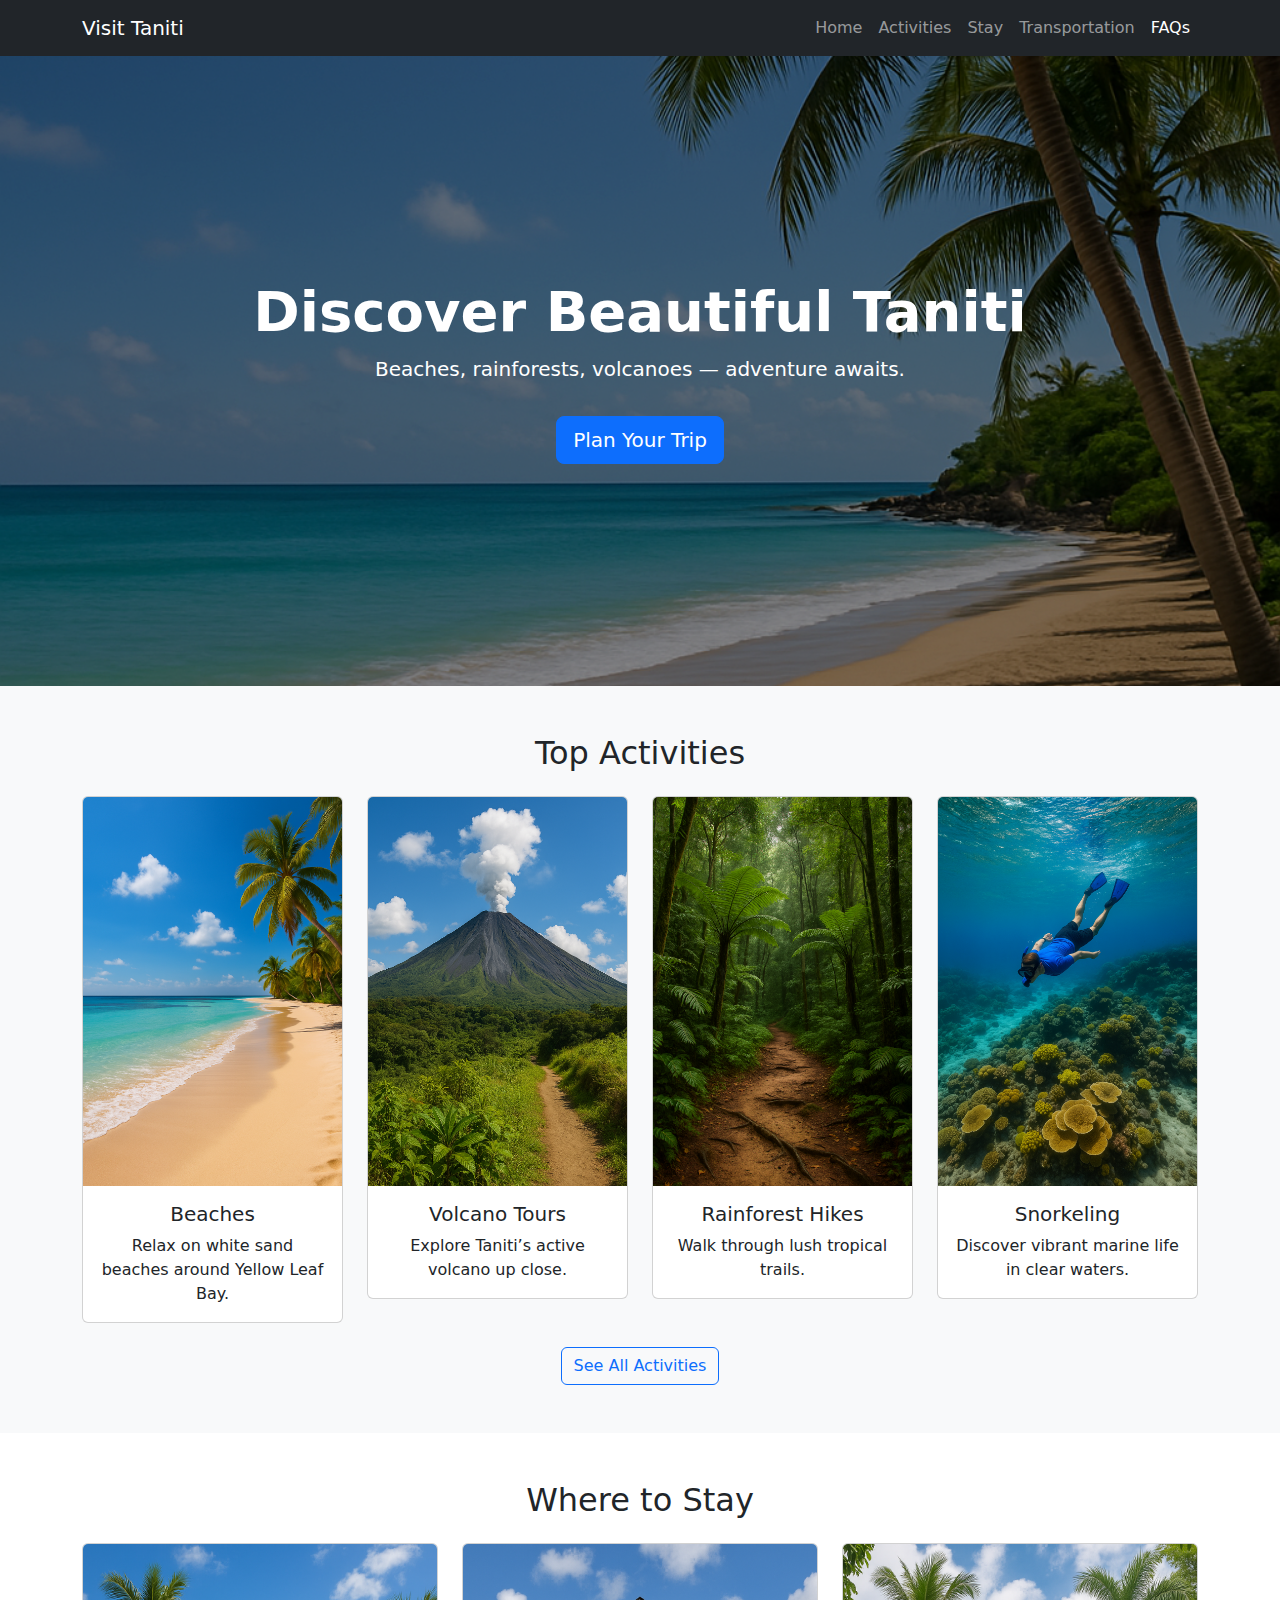
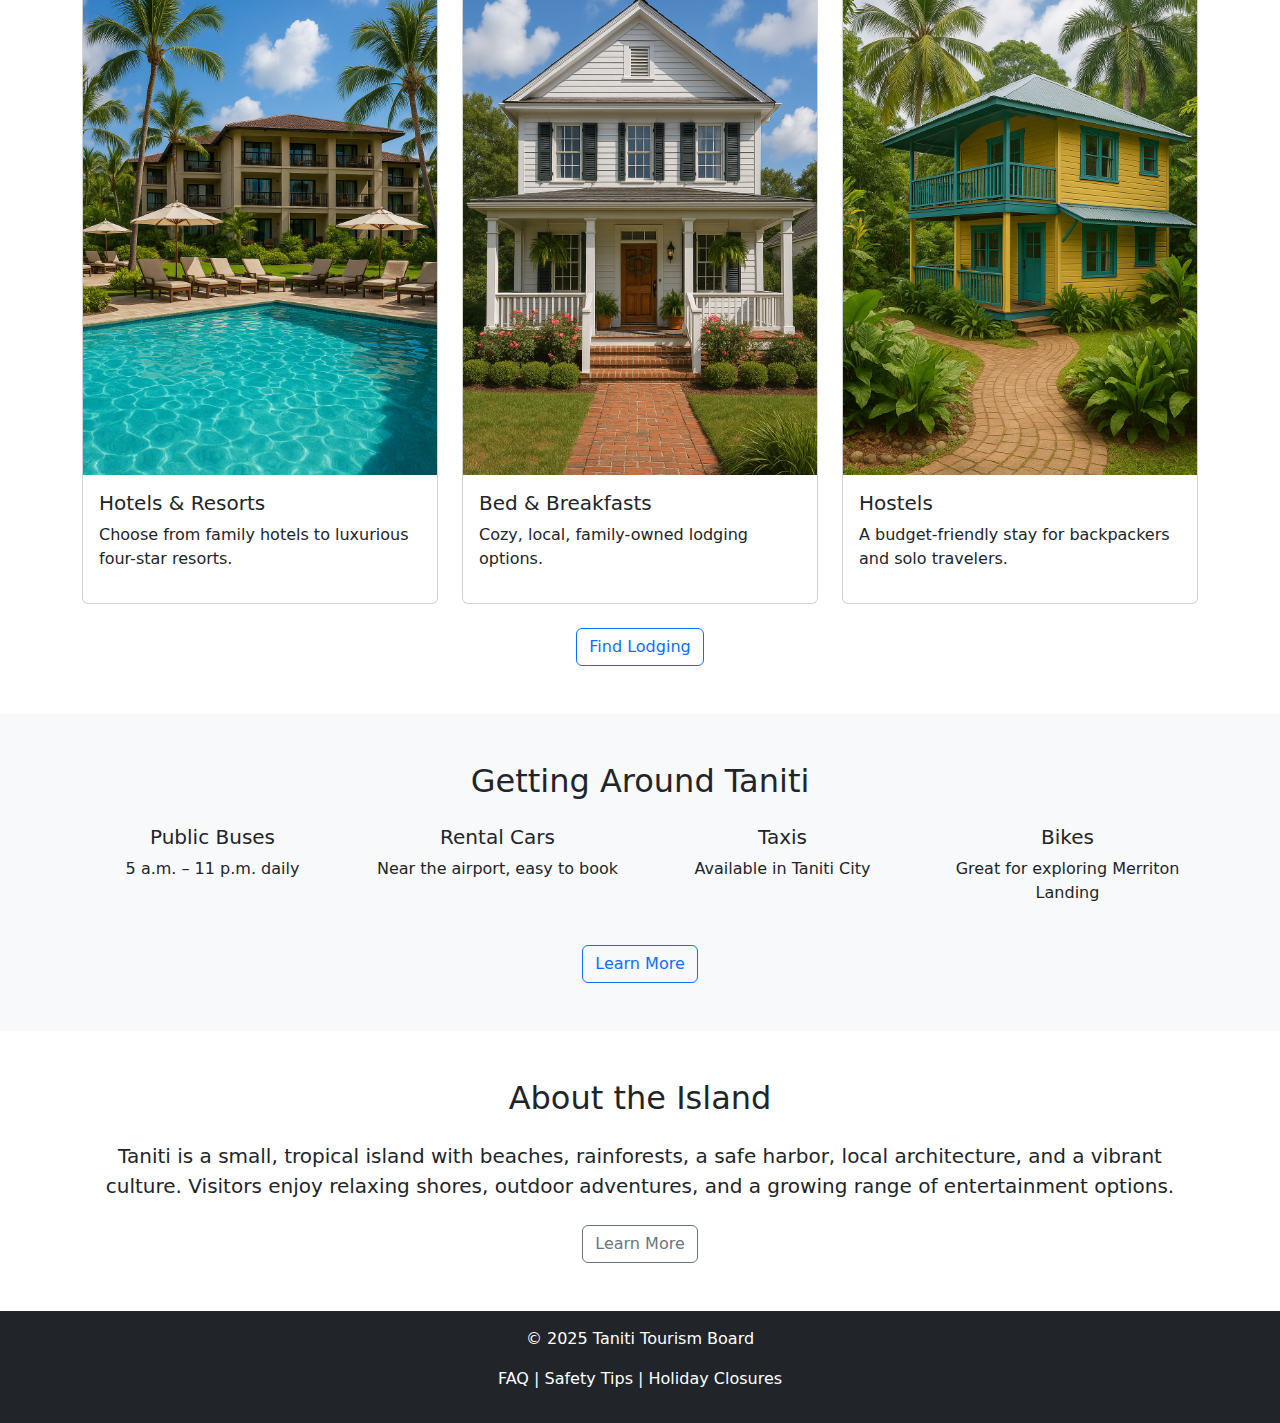
<file: index.html>
<!DOCTYPE html>
<html lang="en">
<head>
    <meta charset="UTF-8">
    <meta name="viewport" content="width=device-width, initial-scale=1.0">
    <title>Visit Taniti - Home</title>
    <link href="https://cdn.jsdelivr.net/npm/bootstrap@5.3.2/dist/css/bootstrap.min.css" rel="stylesheet">
  <style>
    .hero {
        background-image: url("./Images/Island.png");
        background-size: cover;
        background-position: center;
        background-repeat: no-repeat;
        height: 70vh;
        display: flex;
        align-items: center;
        justify-content: center;
        color: white;
        text-align: center;
        position: relative;
    }

    /* Optional dark overlay for better text contrast */
    .hero::before {
        content: "";
        position: absolute;
        top: 0;
        left: 0;
        width: 100%;
        height: 100%;
        background: rgba(0, 0, 0, 0.45);
        z-index: 1;
    }

    .hero-content {
        position: relative;
        z-index: 2;
    }
</style>

</head>
<body>

<!-- NAVBAR -->
<nav class="navbar navbar-expand-lg navbar-dark bg-dark sticky-top">
    <div class="container">
        <a class="navbar-brand" href="index.html">Visit Taniti</a>
        <button class="navbar-toggler" type="button" data-bs-toggle="collapse" data-bs-target="#navbarNav">
            <span class="navbar-toggler-icon"></span>
        </button>

        <div class="collapse navbar-collapse" id="navbarNav">
            <ul class="navbar-nav ms-auto">
                <li class="nav-item"><a class="nav-link" href="index.html">Home</a></li>
                <li class="nav-item"><a class="nav-link" href="activities.html">Activities</a></li>
                <li class="nav-item"><a class="nav-link" href="stay.html">Stay</a></li>
                <li class="nav-item"><a class="nav-link" href="transportation.html">Transportation</a></li>
                <li class="nav-item"><a class="nav-link active" href="faq.html">FAQs</a></li>
                
            </ul>
            
        </div>
    </div>
</nav>
<!-- HERO SECTION -->
<header class="hero">
    <div class="hero-content">
        <h1 class="display-4 fw-bold">Discover Beautiful Taniti</h1>
        <p class="lead">Beaches, rainforests, volcanoes — adventure awaits.</p>
        <a href="#" class="btn btn-primary btn-lg mt-3">
            Plan Your Trip
        </a>
    </div>
</header>


<!-- ACTIVITIES SECTION -->
<section class="py-5 bg-light">
    <div class="container">
        <h2 class="text-center mb-4">Top Activities</h2>

        <div class="row g-4">
            <!-- Activity Card 1 -->
            <div class="col-md-3">
                <div class="card activity-card">
                    <img src="./Images/Beach.png" alt="Beaches" class="card-img-top">
                    <div class="card-body text-center">
                        <h5 class="card-title">Beaches</h5>
                        <p class="card-text">Relax on white sand beaches around Yellow Leaf Bay.</p>
                    </div>
                </div>
            </div>

            <!-- Activity Card 2 -->
            <div class="col-md-3">
                <div class="card activity-card">
                    <img src="./Images/Vocano.png" alt="Volcano Tours" class="card-img-top">
                    <div class="card-body text-center">
                        <h5 class="card-title">Volcano Tours</h5>
                        <p class="card-text">Explore Taniti’s active volcano up close.</p>
                    </div>
                </div>
            </div>

            <!-- Activity Card 3 -->
            <div class="col-md-3">
                <div class="card activity-card">
                    <img src="./Images/Hiking.png" alt="Rainforest Hikes" class="card-img-top">
                    <div class="card-body text-center">
                        <h5 class="card-title">Rainforest Hikes</h5>
                        <p class="card-text">Walk through lush tropical trails.</p>
                    </div>
                </div>
            </div>

            <!-- Activity Card 4 -->
            <div class="col-md-3">
                <div class="card activity-card">
                    <img src="./Images/Snorkeling.png" alt="Snorkeling" class="card-img-top">
                    <div class="card-body text-center">
                        <h5 class="card-title">Snorkeling</h5>
                        <p class="card-text">Discover vibrant marine life in clear waters.</p>
                    </div>
                </div>
            </div>
        </div>

        <div class="text-center mt-4">
            <a href="activities.html" class="btn btn-outline-primary">See All Activities</a>
        </div>
    </div>
</section>

<!-- LODGING SECTION -->
<section class="py-5">
    <div class="container">
        <h2 class="text-center mb-4">Where to Stay</h2>

        <div class="row g-4">
            <div class="col-md-4">
                <div class="card lodging-card">
                    <img src="./Images/Hotel.png" class="card-img-top" alt="Hotels">
                    <div class="card-body">
                        <h5 class="card-title">Hotels & Resorts</h5>
                        <p>Choose from family hotels to luxurious four-star resorts.</p>
                    </div>
                </div>
            </div>

            <div class="col-md-4">
                <div class="card lodging-card">
                    <img src="./Images/Bed and Breakfast.png" class="card-img-top" alt="Bed and Breakfasts">
                    <div class="card-body">
                        <h5 class="card-title">Bed & Breakfasts</h5>
                        <p>Cozy, local, family-owned lodging options.</p>
                    </div>
                </div>
            </div>

            <div class="col-md-4">
                <div class="card lodging-card">
                    <img src="./Images/Hostel.png" class="card-img-top" alt="Hostels">
                    <div class="card-body">
                        <h5 class="card-title">Hostels</h5>
                        <p>A budget-friendly stay for backpackers and solo travelers.</p>
                    </div>
                </div>
            </div>
        </div>

        <div class="text-center mt-4">
            <a href="stay.html" class="btn btn-outline-primary">Find Lodging</a>
        </div>
    </div>
</section>

<!-- TRANSPORTATION SECTION -->
<section class="py-5 bg-light">
    <div class="container">
        <h2 class="text-center mb-4">Getting Around Taniti</h2>
        <div class="row text-center g-4">
            <div class="col-md-3">
                <h5>Public Buses</h5>
                <p>5 a.m. – 11 p.m. daily</p>
            </div>
            <div class="col-md-3">
                <h5>Rental Cars</h5>
                <p>Near the airport, easy to book</p>
            </div>
            <div class="col-md-3">
                <h5>Taxis</h5>
                <p>Available in Taniti City</p>
            </div>
            <div class="col-md-3">
                <h5>Bikes</h5>
                <p>Great for exploring Merriton Landing</p>
            </div>
        </div>

        <div class="text-center mt-4">
            <a href="transportation.html" class="btn btn-outline-primary">Learn More</a>
        </div>
    </div>
</section>

<!-- ABOUT THE ISLAND SECTION -->
<section class="py-5">
    <div class="container">
        <h2 class="text-center mb-4">About the Island</h2>
        <p class="lead text-center">
            Taniti is a small, tropical island with beaches, rainforests, a safe harbor, 
            local architecture, and a vibrant culture. Visitors enjoy relaxing shores, 
            outdoor adventures, and a growing range of entertainment options.
        </p>
        <div class="text-center mt-4">
            <a href="about.html" class="btn btn-outline-secondary">Learn More</a>
        </div>
    </div>
</section>

<!-- FOOTER -->
<footer class="bg-dark text-white text-center py-3">
    <p>© 2025 Taniti Tourism Board</p>
    <p>
        <a href="#" class="text-white text-decoration-none">FAQ</a> |
        <a href="#" class="text-white text-decoration-none">Safety Tips</a> |
        <a href="#" class="text-white text-decoration-none">Holiday Closures</a>
    </p>
</footer>

<script src="https://cdn.jsdelivr.net/npm/bootstrap@5.3.2/dist/js/bootstrap.bundle.min.js"></script>
</body>
</html>
</file>
